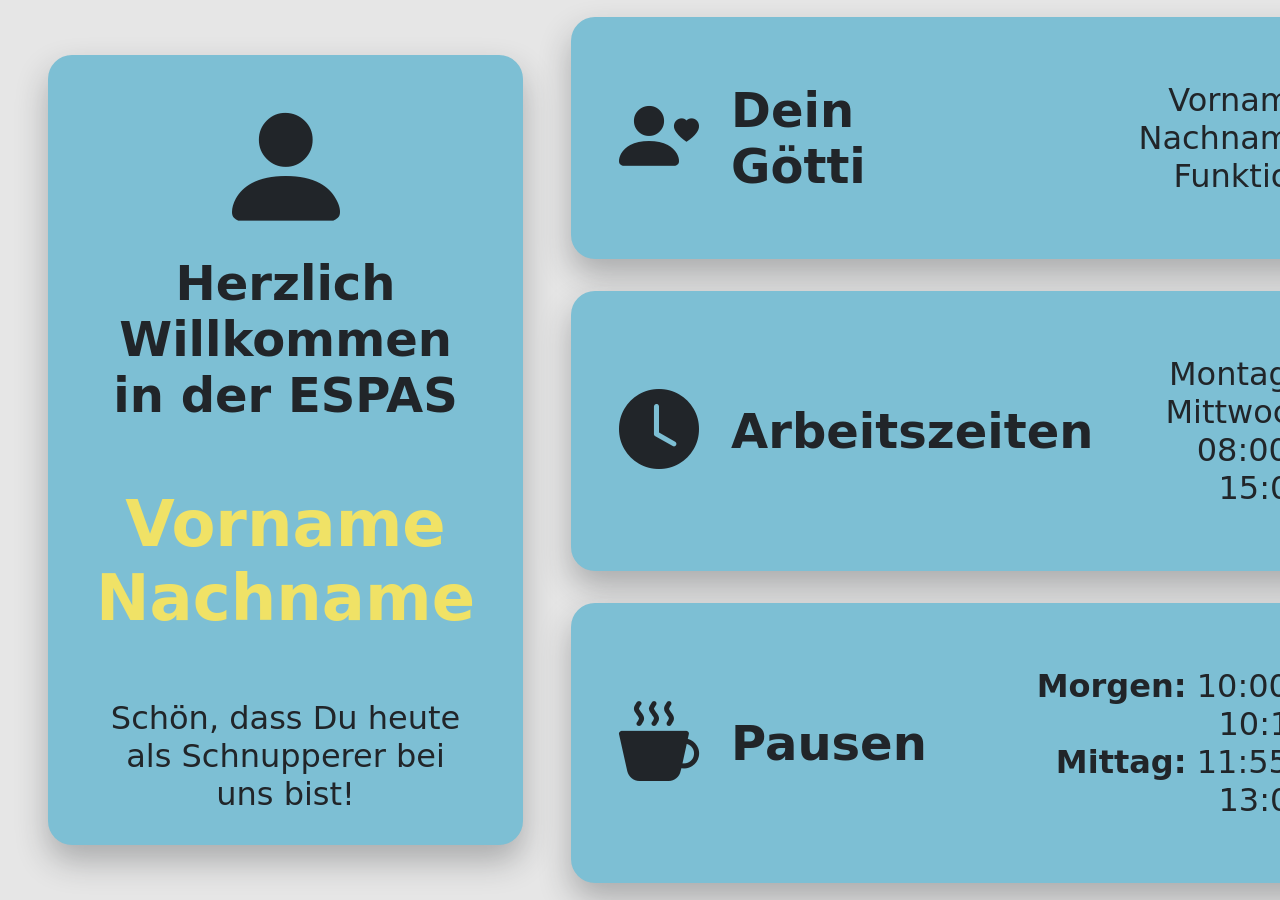
<file: src/index.html>
<!DOCTYPE html>

<html>

<head>
  <meta charset="UTF-8">

  <title>ESPAS Welcome Screen</title>

  <!-- Yodeck Styles -->
  <link href="styles.css" rel="stylesheet">

  <!-- Bootstrap Icons -->
  <link href="https://cdn.jsdelivr.net/npm/bootstrap-icons@1.11.3/font/bootstrap-icons.css" rel="stylesheet">

  <style>
    :root {
      /* Neutrale Farben */
      --white: #ffffff;
      --light-gray: #e6e6e6;
      --gray: #9da3a8;
      --dark-gray: #555b60;
      --black: #212529;

      /* Farben */
      --blue: #7dbfd4;
      --green: #9adaa9;
      --cyan: #6ed0df;
      --yellow: #f0e266;
      --red: #d17b78;

      --purple: #8171bb;
      --orange: #e0b068;
      --teal: #50a78d;
    }

    /* Hintergrundfarbe */
    .screen {
      background-color: var(--light-gray);
    }

    /* Kartenfarben */
    .card {
      background-color: var(--blue);
      color: var(--black);
    }

    /* Farbe des Namen */
    .name {
      color: var(--yellow);
    }
  </style>
</head>

<body>
  <div class="screen container">
    <!-- Linke Spalte -->
    <div class="column">

      <!-- Willkommen -->
      <div class="card welcome-card">
        <span class="icon bi-person-fill"></span>

        <h2>Herzlich Willkommen in der ESPAS</h2>

        <!-- Name des Schnupperer -->
        <h1 class="name">Vorname Nachname</h1>

        <p>Schön, dass Du heute als Schnupperer bei uns bist!</p>
      </div>
    </div>

    <!-- Rechte Spalte -->
    <div class="column">

      <!-- Götti -->
      <div class="card info-card">
        <span class="icon bi-person-heart"></span>

        <h2>Dein Götti</h2>

        <!-- Name und Funktion des Götti -->
        <ul>
          <li>Vorname Nachname</li>
          <li>Funktion</li>
        </ul>
      </div>

      <!-- Arbeitszeiten -->
      <div class="card info-card">
        <span class="icon bi-clock-fill"></span>

        <h2>Arbeitszeiten</h2>

        <ul>
          <li>Montag - Mittwoch</li>
          <li>08:00 - 15:00</li>
        </ul>
      </div>

      <!-- Pausen -->
      <div class="card info-card">
        <span class="icon bi-cup-hot-fill"></span>

        <h2>Pausen</h2>

        <ul>
          <li><strong>Morgen:</strong> 10:00 - 10:15</li>
          <li><strong>Mittag:</strong> 11:55 - 13:00</li>
        </ul>
      </div>
    </div>
  </div>
</body>

</html>
</file>
<file: src/styles.css>
/* Variable Definitions */
:root {
  --gutters: 48px;
}

/* CSS Reset */
html,
body,
h1,
h2,
p {
  margin: 0;
  padding: 0;
}

/* General Font Settings */
body {
  font-family: 'Segoe UI', system-ui, sans-serif;
  font-size: xx-large;
  font-weight: 500;
}

/* Match Element Size to Screen */
.screen {
  box-sizing: border-box;
  height: 100vh;
  width: 100vw;
}

/* Flex Container */
.container {
  display: flex;

  gap: var(--gutters);
  padding: var(--gutters);
}

/* Flex Column */
.column {
  display: flex;
  flex: 1 0 0;
  flex-direction: column;

  gap: calc(var(--gutters) * 2 / 3);
  justify-content: center;
}

/* General Card Styling */
.card {
  padding: 32px 48px;

  border-radius: 1.5rem;
  box-shadow: 0 16px 32px rgba(33, 37, 41, .3);
}

/* Welcome Card Styling */
.welcome-card {
  text-align: center;

  .icon {
    font-size: 144px;
  }

  .name {
    font-size: 64px;

    margin: 64px 0;
  }
}

/* Info Card Styling */
.info-card {
  display: flex;

  align-items: center;
  gap: 32px;

  .icon {
    font-size: 80px;
  }

  ul {
    flex-grow: 1;

    list-style: none;

    text-align: end;
  }
}
</file>
